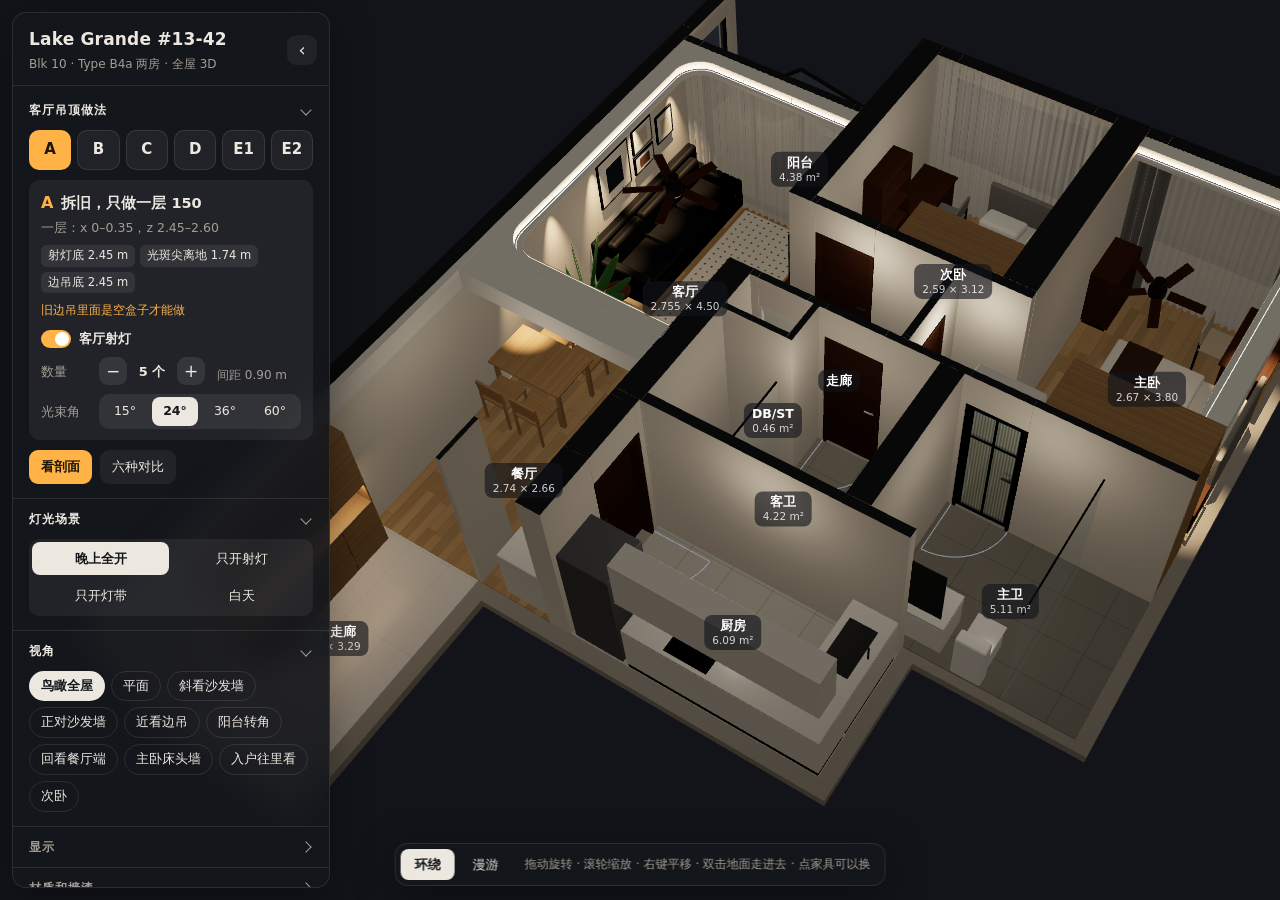
<file: index.html>
<!doctype html>
<html lang="zh-CN">
<head>
<meta charset="utf-8">
<meta name="viewport" content="width=device-width, initial-scale=1, viewport-fit=cover">
<meta name="theme-color" content="#14161b">
<title>Lake Grande #13-42 全屋 3D</title>
<meta name="description" content="Lake Grande #13-42 全屋 3D 模型：六种客厅吊顶做法、四个灯光场景、可替换的家具组件，给施工队看的尺寸和剖面。">
<link rel="icon" href="data:image/svg+xml,%3Csvg xmlns='http://www.w3.org/2000/svg' viewBox='0 0 32 32'%3E%3Crect width='32' height='32' rx='7' fill='%2314161b'/%3E%3Cpath d='M6 22V11l10-5 10 5v11' fill='none' stroke='%23ffb347' stroke-width='2.4' stroke-linejoin='round'/%3E%3Cpath d='M6 22h20' stroke='%23f4f2ed' stroke-width='2.4' stroke-linecap='round'/%3E%3C/svg%3E">
<link rel="stylesheet" href="css/style.css">
<script type="importmap">
{ "imports": { "three": "./vendor/three/three.module.min.js", "three/addons/": "./vendor/three/addons/" } }
</script>
</head>
<body>
<canvas id="scene" aria-label="全屋 3D 模型"></canvas>
<div id="labels"></div>
<div id="ui"></div>
<div id="loading"><div class="spinner"></div><p>正在搭建模型…</p></div>
<noscript>这个页面需要 JavaScript 和 WebGL。</noscript>
<script type="module" src="src/main.js"></script>
</body>
</html>
</file>
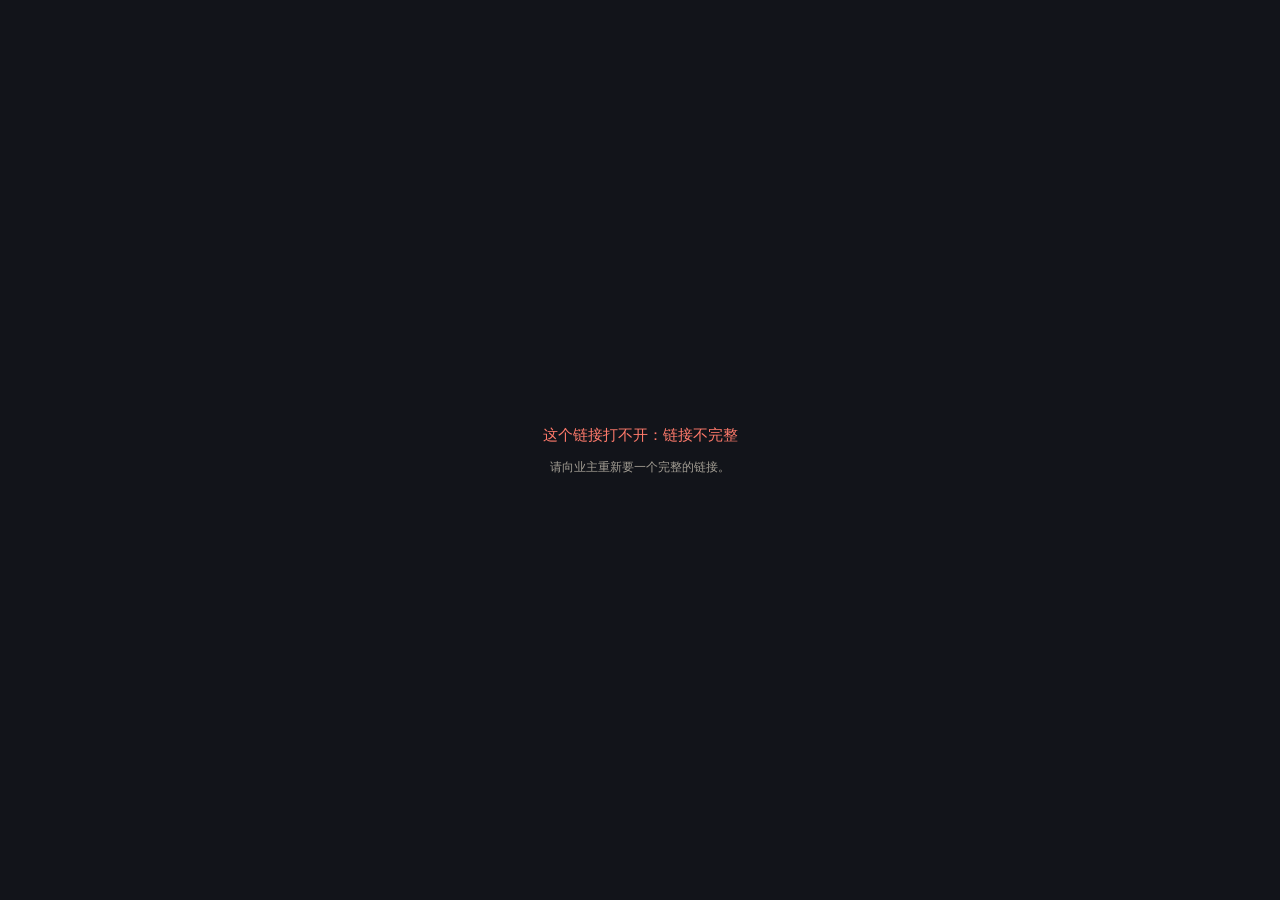
<file: view.html>
<!doctype html>
<html lang="zh-CN" data-mode="view">
<head>
<meta charset="utf-8">
<meta name="viewport" content="width=device-width, initial-scale=1, viewport-fit=cover">
<meta name="theme-color" content="#14161b">
<title>Lake Grande #13-42 施工版（只读）</title>
<meta name="robots" content="noindex">
<meta name="description" content="Lake Grande #13-42 施工版：只读的全屋 3D 模型、尺寸和施工图。">
<link rel="icon" href="data:image/svg+xml,%3Csvg xmlns='http://www.w3.org/2000/svg' viewBox='0 0 32 32'%3E%3Crect width='32' height='32' rx='7' fill='%2314161b'/%3E%3Cpath d='M6 22V11l10-5 10 5v11' fill='none' stroke='%23ffb347' stroke-width='2.4' stroke-linejoin='round'/%3E%3Cpath d='M6 22h20' stroke='%23f4f2ed' stroke-width='2.4' stroke-linecap='round'/%3E%3C/svg%3E">
<link rel="stylesheet" href="css/style.css">
<script type="importmap">
{ "imports": { "three": "./vendor/three/three.module.min.js", "three/addons/": "./vendor/three/addons/" } }
</script>
</head>
<body>
<canvas id="scene" aria-label="全屋 3D 模型"></canvas>
<div id="labels"></div>
<div id="ui"></div>
<div id="loading"><div class="spinner"></div><p>正在搭建模型…</p></div>
<noscript>这个页面需要 JavaScript 和 WebGL。</noscript>
<script type="module" src="src/main.js"></script>
</body>
</html>
</file>
<file: css/style.css>
:root {
  --bg: rgba(21, 23, 28, 0.9);
  --bg-solid: #15171c;
  --raise: rgba(255, 255, 255, 0.06);
  --raise-2: rgba(255, 255, 255, 0.11);
  --fg: #ece8e0;
  --muted: #a39e94;
  --line: rgba(255, 255, 255, 0.1);
  --accent: #ffb347;
  --accent-ink: #1d1505;
  --danger: #ff7a6b;
  --radius: 14px;
  --font: -apple-system, BlinkMacSystemFont, "PingFang SC", "Hiragino Sans GB", "Microsoft YaHei", "Noto Sans SC", system-ui, sans-serif;
  --mono: ui-monospace, "SF Mono", Menlo, Consolas, monospace;
}

* { box-sizing: border-box; }
html, body { margin: 0; height: 100%; background: #12141a; color: var(--fg); overflow: hidden; font-family: var(--font); font-size: 14px; line-height: 1.5; -webkit-font-smoothing: antialiased; }
button, input, select { font: inherit; color: inherit; }
[hidden] { display: none !important; }

#scene { position: fixed; inset: 0; width: 100%; height: 100%; display: block; touch-action: none; outline: none; }
#labels { position: fixed; inset: 0; pointer-events: none; overflow: hidden; }

/* ---------- 场景里的标注 ---------- */
.room-label { font-size: 12.5px; font-weight: 600; color: #fff; text-align: center; padding: 3px 8px; border-radius: 8px; background: rgba(18, 20, 26, 0.62); white-space: nowrap; line-height: 1.25; }
.room-label span { display: block; font-size: 10.5px; font-weight: 400; opacity: 0.8; font-variant-numeric: tabular-nums; }
.dim-label { font-size: 11px; font-weight: 600; color: var(--accent-ink); background: var(--accent); padding: 0 5px; border-radius: 4px; white-space: nowrap; font-variant-numeric: tabular-nums; }
.measure-label { font-size: 12px; font-weight: 700; color: #06222e; background: #59d0ff; padding: 1px 7px; border-radius: 5px; white-space: nowrap; text-align: center; font-variant-numeric: tabular-nums; }
.measure-label span { display: block; font-size: 10px; font-weight: 500; }

/* ---------- 面板通用 ---------- */
#panel, #inspector, #bar, #toast, #reopen { position: fixed; z-index: 5; background: var(--bg); border: 1px solid var(--line); backdrop-filter: blur(14px) saturate(1.2); -webkit-backdrop-filter: blur(14px) saturate(1.2); box-shadow: 0 10px 40px rgba(0, 0, 0, 0.35); }
#panel { left: 12px; top: 12px; bottom: 12px; width: 318px; border-radius: var(--radius); display: flex; flex-direction: column; transition: transform 0.25s ease, opacity 0.25s ease; }
#panel.closed { transform: translateX(calc(-100% - 24px)); opacity: 0; pointer-events: none; }
#panel > header, #inspector > header { display: flex; align-items: center; justify-content: space-between; gap: 8px; padding: 14px 12px 12px 16px; border-bottom: 1px solid var(--line); }
h1 { margin: 0; font-size: 17px; font-weight: 700; letter-spacing: 0.01em; }
#panel > header p { margin: 2px 0 0; font-size: 12px; color: var(--muted); }
.scroll { overflow-y: auto; overscroll-behavior: contain; padding: 4px 0 10px; scrollbar-width: thin; scrollbar-color: rgba(255,255,255,.2) transparent; }

.sec { border-bottom: 1px solid var(--line); }
.sec > summary { list-style: none; cursor: pointer; padding: 11px 16px; font-size: 12px; font-weight: 600; letter-spacing: 0.08em; color: var(--muted); display: flex; align-items: center; justify-content: space-between; user-select: none; }
.sec > summary::-webkit-details-marker { display: none; }
.sec > summary::after { content: ""; width: 7px; height: 7px; border-right: 1.5px solid var(--muted); border-bottom: 1.5px solid var(--muted); transform: rotate(-45deg); transition: transform 0.15s; margin-right: 3px; }
.sec[open] > summary::after { transform: rotate(45deg); }
.sec[open] > summary { color: var(--fg); }
.sec-body { padding: 0 16px 14px; display: grid; gap: 10px; }

.icon { width: 30px; height: 30px; border-radius: 9px; border: 0; background: var(--raise); cursor: pointer; font-size: 18px; line-height: 1; display: grid; place-items: center; flex: none; }
.icon:hover { background: var(--raise-2); }
#reopen { left: 12px; top: 12px; width: 40px; height: 40px; border-radius: 12px; font-size: 17px; }

.btn { border: 0; border-radius: 9px; padding: 7px 12px; background: var(--accent); color: var(--accent-ink); font-weight: 600; font-size: 13px; cursor: pointer; white-space: nowrap; }
.btn:hover { filter: brightness(1.07); }
.btn.ghost { background: var(--raise); color: var(--fg); font-weight: 500; }
.btn.ghost:hover { background: var(--raise-2); filter: none; }
.btn.danger { background: transparent; color: var(--danger); box-shadow: inset 0 0 0 1px rgba(255, 122, 107, 0.45); font-weight: 500; }
.btn.on { background: #59d0ff; color: #06222e; }
.row { display: flex; gap: 8px; flex-wrap: wrap; align-items: center; }
.row > select { flex: 1; min-width: 0; }

/* 做法 A–E2 */
.opts { display: grid; grid-template-columns: repeat(6, 1fr); gap: 6px; }
.opt { position: relative; border: 1px solid var(--line); background: var(--raise); border-radius: 10px; height: 40px; font-weight: 700; font-size: 15px; cursor: pointer; }
/* 移除了客厅射灯的做法：右上角一个划掉的小圆点 */
.opt.nospot::after { content: ""; position: absolute; top: 4px; right: 4px; width: 9px; height: 9px; border-radius: 50%; border: 1.5px solid currentColor; opacity: 0.75; background: linear-gradient(135deg, transparent 42%, currentColor 42%, currentColor 58%, transparent 58%); }
.opt:hover { background: var(--raise-2); }
.opt.on { background: var(--accent); color: var(--accent-ink); border-color: transparent; }
.card { background: var(--raise); border-radius: 11px; padding: 11px 12px; }
.card h3 { margin: 0 0 4px; font-size: 14.5px; font-weight: 600; display: flex; gap: 8px; align-items: baseline; }
.card h3 b { color: var(--accent); font-size: 16px; }
.card p { margin: 0; font-size: 12.5px; color: var(--muted); }
.card .tags { display: flex; flex-wrap: wrap; gap: 5px; margin-top: 8px; }
.card .tags span { font-size: 11.5px; padding: 2px 7px; border-radius: 6px; background: rgba(255, 255, 255, 0.08); font-variant-numeric: tabular-nums; }
.card .toggle { margin-top: 10px; font-weight: 600; }
.card .field { margin-top: 9px; grid-template-columns: 48px 1fr; }
.card .field .segs { background: rgba(255, 255, 255, 0.07); }
.card .field .seg { padding: 5px 4px; font-size: 12.5px; }
.stepper { display: flex; align-items: center; gap: 8px; }
.stepper output { min-width: 34px; text-align: center; font-weight: 600; font-variant-numeric: tabular-nums; }
.stepper .icon { width: 28px; height: 28px; font-size: 17px; background: rgba(255, 255, 255, 0.09); }
.stepper .icon:disabled { opacity: 0.35; cursor: default; }
.stepper .hint { margin: 0 0 0 4px; }
.card .hint { margin-top: 8px; }
.card .tags span.off { color: var(--muted); background: transparent; box-shadow: inset 0 0 0 1px var(--line); }
.card .caveat { margin-top: 8px; color: var(--accent); font-size: 12px; }

/* 分段按钮 / 小标签 */
.segs { display: flex; gap: 4px; background: var(--raise); padding: 3px; border-radius: 10px; }
.segs.two { display: grid; grid-template-columns: 1fr 1fr; }
.seg { flex: 1; border: 0; background: transparent; padding: 7px 10px; border-radius: 8px; cursor: pointer; font-size: 13px; white-space: nowrap; }
.seg:hover { background: var(--raise); }
.seg.on { background: var(--fg); color: #14161b; font-weight: 600; }
.chips { display: flex; flex-wrap: wrap; gap: 6px; }
.chip { border: 1px solid var(--line); background: transparent; border-radius: 999px; padding: 5px 11px; font-size: 12.5px; cursor: pointer; }
.chip:hover { background: var(--raise); }
.chip.on { background: var(--fg); color: #14161b; border-color: transparent; font-weight: 600; }

.hint { margin: 0; font-size: 12px; color: var(--muted); }
.sub { margin: 2px 0 -4px; font-size: 12px; color: var(--muted); }
/* 墙漆色块 */
.swatches { display: grid; grid-template-columns: 1fr 1fr; gap: 6px; }
.swatch { display: flex; align-items: center; gap: 8px; padding: 6px 8px; border-radius: 10px; border: 1px solid var(--line); background: transparent; cursor: pointer; text-align: left; min-width: 0; }
.swatch:hover { background: var(--raise); }
.swatch.on { border-color: var(--accent); box-shadow: inset 0 0 0 1px var(--accent); background: var(--raise); }
.swatch i { width: 26px; height: 26px; border-radius: 7px; flex: none; box-shadow: inset 0 0 0 1px rgba(0, 0, 0, 0.18); }
.swatch span { display: grid; font-size: 12.5px; line-height: 1.25; min-width: 0; overflow: hidden; text-overflow: ellipsis; white-space: nowrap; }
.swatch small { font-size: 10.5px; color: var(--muted); font-variant-numeric: tabular-nums; }
.hint.dirty { color: var(--accent); }
.hint.mono { font-family: var(--mono); font-size: 11px; }
.foot { margin: 12px 16px 4px; font-size: 11px; color: var(--muted); }

/* 开关 */
.toggles { display: grid; grid-template-columns: 1fr 1fr; gap: 8px 10px; }
.toggle { display: flex; align-items: center; gap: 8px; font-size: 13px; cursor: pointer; user-select: none; }
.toggle input { position: absolute; opacity: 0; pointer-events: none; }
.toggle .track { width: 30px; height: 18px; border-radius: 999px; background: rgba(255, 255, 255, 0.16); position: relative; flex: none; transition: background 0.15s; }
.toggle .track::after { content: ""; position: absolute; left: 2px; top: 2px; width: 14px; height: 14px; border-radius: 50%; background: #fff; transition: transform 0.15s; }
.toggle input:checked + .track { background: var(--accent); }
.toggle input:checked + .track::after { transform: translateX(12px); }
.toggle input:focus-visible + .track { outline: 2px solid #fff; outline-offset: 2px; }

.field { display: grid; grid-template-columns: 64px 1fr; align-items: center; gap: 10px; font-size: 13px; }
.field > span { color: var(--muted); }
select, input[type="number"], input.name { background: rgba(255, 255, 255, 0.07); border: 1px solid var(--line); border-radius: 8px; padding: 6px 8px; min-width: 0; width: 100%; }
select option { background: #1c1f26; color: var(--fg); }
.slider { display: grid; grid-template-columns: 64px 1fr 48px; align-items: center; gap: 10px; font-size: 13px; }
.slider > span { color: var(--muted); }
.slider output { text-align: right; font-size: 12px; font-variant-numeric: tabular-nums; color: var(--muted); }
input[type="range"] { accent-color: var(--accent); width: 100%; }

.confirm { margin: 0; padding: 0; list-style: none; display: grid; gap: 9px; }
.confirm li { display: grid; gap: 1px; font-size: 12.5px; padding-left: 10px; border-left: 2px solid var(--accent); }
.confirm span { color: var(--fg); opacity: 0.85; }
.confirm em { font-style: normal; color: var(--muted); font-size: 12px; }

/* ---------- 底部提示条 ---------- */
#bar { left: 50%; bottom: 14px; transform: translateX(-50%); border-radius: 13px; padding: 5px 14px 5px 5px; display: flex; align-items: center; gap: 12px; max-width: calc(100vw - 24px); }
#bar .segs { background: transparent; padding: 0; }
#bar .seg { padding: 6px 14px; }
#bar .tip { font-size: 12px; color: var(--muted); white-space: nowrap; overflow: hidden; text-overflow: ellipsis; }

/* ---------- 组件面板 ---------- */
#inspector { right: 12px; top: 12px; width: 292px; max-height: calc(100vh - 24px); border-radius: var(--radius); display: flex; flex-direction: column; }
#inspector .scroll { padding: 12px 14px 14px; display: grid; gap: 11px; }
#inspector input.name { font-weight: 600; font-size: 15px; background: transparent; border-color: transparent; padding-left: 0; }
#inspector input.name:hover, #inspector input.name:focus { background: rgba(255, 255, 255, 0.07); border-color: var(--line); padding-left: 8px; }
.grid2 { display: grid; grid-template-columns: 1fr 1fr; gap: 8px; }
.num { display: grid; gap: 3px; font-size: 11.5px; color: var(--muted); }
.num input { color: var(--fg); font-variant-numeric: tabular-nums; font-size: 13px; }

.badge { display: inline-block; margin-left: 8px; padding: 1px 7px; border-radius: 6px; background: var(--accent); color: var(--accent-ink); font-size: 11.5px; font-weight: 700; vertical-align: 2px; letter-spacing: 0.04em; }
#inspector strong.name { font-size: 15px; font-weight: 600; }
.kv { display: flex; justify-content: space-between; gap: 12px; font-size: 13px; padding: 5px 0; border-bottom: 1px solid var(--line); }
.kv span { color: var(--muted); }
.kv b { font-weight: 600; font-variant-numeric: tabular-nums; text-align: right; }

/* ---------- 提示、加载 ---------- */
#toast { left: 50%; bottom: 70px; transform: translateX(-50%); padding: 9px 16px; border-radius: 11px; font-size: 13px; z-index: 30; max-width: calc(100vw - 32px); }
#loading { position: fixed; inset: 0; display: grid; place-content: center; justify-items: center; gap: 12px; background: #12141a; color: var(--muted); z-index: 50; text-align: center; padding: 24px; }
#loading .error { color: var(--danger); font-size: 15px; margin: 0; }
#loading code { font-family: var(--mono); background: var(--raise); padding: 1px 6px; border-radius: 5px; }
.spinner { width: 30px; height: 30px; border-radius: 50%; border: 3px solid rgba(255, 255, 255, 0.14); border-top-color: var(--accent); animation: spin 0.8s linear infinite; }
@keyframes spin { to { transform: rotate(360deg); } }

/* ---------- 施工图 ---------- */
#modal { position: fixed; inset: 0; z-index: 40; background: rgba(8, 9, 12, 0.66); display: grid; place-items: center; padding: 16px; }
.dialog { width: min(1320px, 100%); height: 100%; background: #f4f3ef; color: #1f2328; border-radius: 16px; display: flex; flex-direction: column; overflow: hidden; box-shadow: 0 30px 80px rgba(0, 0, 0, 0.5); }
.dialog > header { display: flex; justify-content: space-between; align-items: center; gap: 10px; padding: 10px 12px; border-bottom: 1px solid #dcdad3; flex-wrap: wrap; }
.tabs { display: flex; gap: 4px; flex-wrap: wrap; }
.tab { border: 0; background: transparent; padding: 7px 12px; border-radius: 8px; cursor: pointer; font-size: 13px; color: #4b5059; }
.tab:hover { background: #e6e4dd; }
.tab.on { background: #1f2328; color: #fff; font-weight: 600; }
.dialog .btn.ghost { background: #e6e4dd; color: #1f2328; }
.dialog .icon { background: #e6e4dd; color: #1f2328; }
.sheet { flex: 1; overflow: auto; padding: 16px; display: grid; place-items: start center; }
/* 只读链接对话框 */
.dialog.small { width: min(560px, 100%); height: auto; max-height: 100%; }
.dialog.small > header strong { font-size: 15px; padding-left: 4px; }
.share { padding: 14px 16px 16px; overflow: auto; display: grid; gap: 12px; font-size: 13.5px; }
.share p { margin: 0; color: #3d424a; }
.share-list { margin: 0; padding: 0; list-style: none; border: 1px solid #dcdad3; border-radius: 10px; background: #fff; }
.share-list li { display: flex; justify-content: space-between; gap: 14px; padding: 7px 12px; border-bottom: 1px solid #ebe9e3; }
.share-list li:last-child { border-bottom: 0; }
.share-list span { color: #6b7078; flex: none; }
.share-list b { font-weight: 600; text-align: right; }
.share-url { width: 100%; resize: none; border: 1px solid #cfccc4; border-radius: 9px; padding: 8px 10px; background: #fff; color: #1f2328; font: 12px/1.45 var(--mono); word-break: break-all; }
.share a.btn { text-decoration: none; display: inline-block; }
.share-status { font-size: 12.5px; color: #2e7d32; font-weight: 600; }
.share .warn { color: #9a3b00; background: #fff3e0; border-radius: 8px; padding: 8px 10px; }
.share .note { color: #6b7078; font-size: 12.5px; }
.sheet svg { max-width: 100%; height: auto; border-radius: 6px; box-shadow: 0 1px 4px rgba(0, 0, 0, 0.14); }

button:focus-visible, select:focus-visible, input:focus-visible, summary:focus-visible { outline: 2px solid var(--accent); outline-offset: 2px; }

/* ---------- 手机 ---------- */
@media (max-width: 760px) {
  #panel { left: 0; right: 0; top: auto; bottom: 0; width: auto; height: min(52vh, 460px); border-radius: 18px 18px 0 0; border-bottom: 0; }
  #panel.closed { transform: translateY(110%); }
  #reopen { top: auto; bottom: 14px; left: 12px; }
  #bar { top: 10px; bottom: auto; padding: 4px; }
  #bar .tip { display: none; }
  #inspector { left: 0; right: 0; top: auto; bottom: 0; width: auto; max-height: 58vh; border-radius: 18px 18px 0 0; z-index: 8; }
  #toast { bottom: auto; top: 62px; }
  .opt { height: 44px; }
  .room-label { font-size: 11px; padding: 2px 6px; background: rgba(18, 20, 26, 0.5); }
  .room-label span { display: none; }
  #panel > header { padding: 10px 12px 9px 16px; }
  #panel > header .icon { transform: rotate(-90deg); }
  #modal { padding: 0; }
  .dialog { border-radius: 0; }
}

@media (prefers-reduced-motion: reduce) {
  * { transition: none !important; animation-duration: 0.01s !important; }
}

/* ---------- 打印：只留施工图 ---------- */
@media print {
  html, body { background: #fff; overflow: visible; height: auto; }
  #scene, #labels, #panel, #reopen, #bar, #inspector, #toast, #loading { display: none !important; }
  #modal { position: static; background: none; padding: 0; display: block; }
  .dialog { height: auto; box-shadow: none; border-radius: 0; background: #fff; }
  .dialog > header { display: none; }
  .sheet { overflow: visible; padding: 0; }
  .sheet svg { box-shadow: none; width: 100%; }
}
</file>
